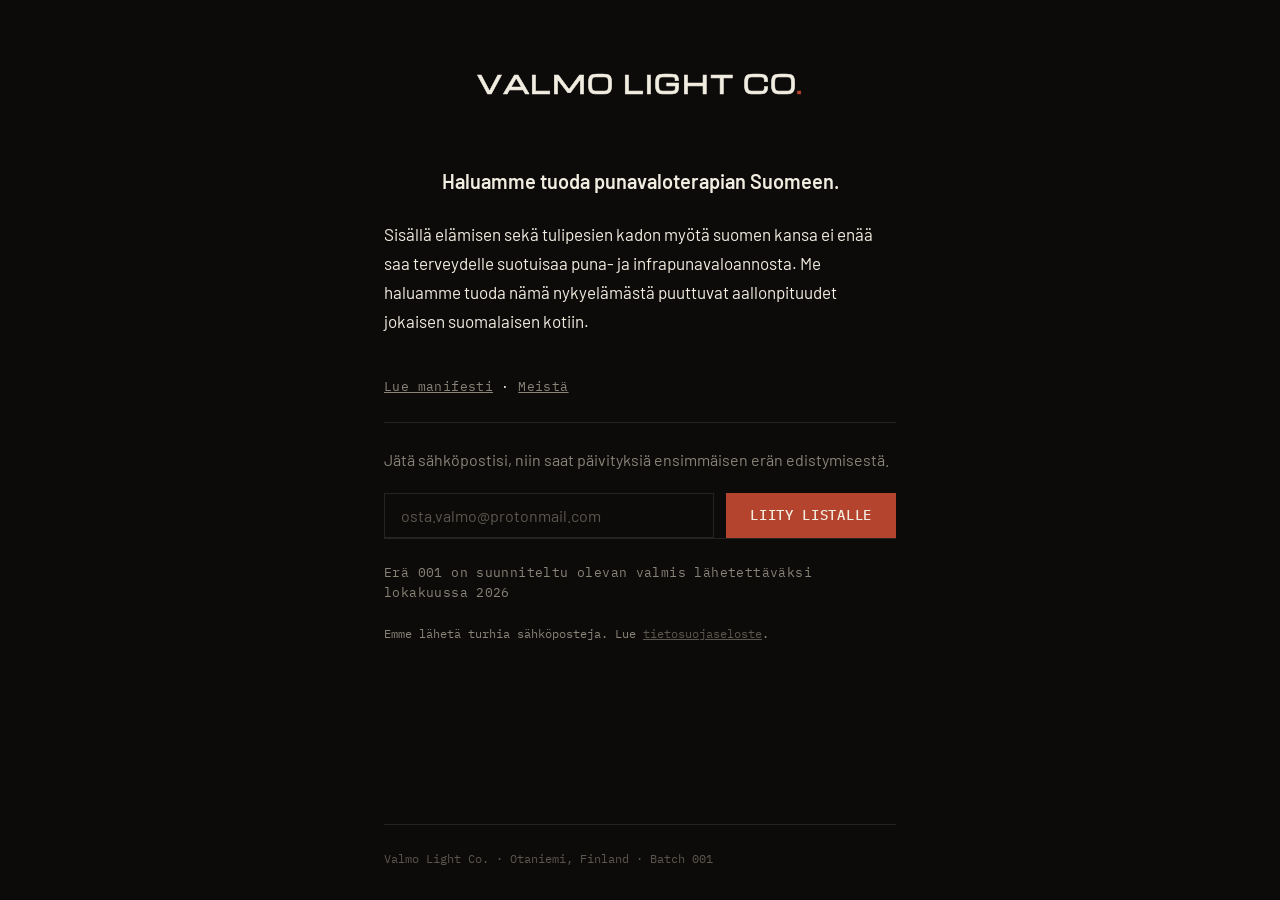
<file: index.html>
<!DOCTYPE html>
<html lang="fi">
<head>
  <meta charset="utf-8">
  <meta name="viewport" content="width=device-width, initial-scale=1">
  <title>Valmo Light Co.</title>
  <meta name="description" content="Valmo Light Co. — valaisimia ja valohoitolaitteita, jotka tuovat auringon mitattavat ominaisuudet sisälle.">

  <link rel="preconnect" href="https://fonts.googleapis.com">
  <link rel="preconnect" href="https://fonts.gstatic.com" crossorigin>
  <link href="https://fonts.googleapis.com/css2?family=Michroma&family=IBM+Plex+Mono:wght@400;500&family=Barlow:wght@400;500;600&display=swap" rel="stylesheet">

  <link rel="stylesheet" href="./style.css">
</head>
<body>
  <header class="lockup">
    <!-- Emblem slot: Brocken spectre SVG (rough silhouette, precise glory rings) arrives later. Do not improvise a placeholder graphic here. -->
    <h1 class="lockup__full">Valmo Light Co<span class="red">.</span></h1>
  </header>

  <main>
    <p class="tagline">Haluamme tuoda punavaloterapian Suomeen.</p>

    <section class="creed">
      <p>
        Sisällä elämisen sekä tulipesien kadon myötä suomen kansa ei enää saa
        terveydelle suotuisaa puna- ja infrapunavaloannosta. Me haluamme tuoda
        nämä nykyelämästä puuttuvat aallonpituudet jokaisen suomalaisen kotiin.
      </p>
      <p class="manifesto-link"><a href="./manifesto.html">Lue manifesti</a> · <a href="./meista.html">Meistä</a></p>
    </section>

    <section class="waitlist">
      <p>Jätä sähköpostisi, niin saat päivityksiä ensimmäisen erän edistymisestä.</p>

      <form class="waitlist__form" method="post" target="ml-response" id="waitlist-form"
            action="https://assets.mailerlite.com/jsonp/2534885/forms/194073840324708017/subscribe">
        <label for="email" class="visually-hidden">Sähköposti</label>
        <input type="email" id="email" name="fields[email]" placeholder="osta.valmo@protonmail.com" required autocomplete="email">
        <input type="hidden" name="ml-submit" value="1">
        <input type="hidden" name="anticsrf" value="true">
        <button type="submit">Liity listalle</button>
      </form>

      <p class="spec-tease">Erä 001 on suunniteltu olevan valmis lähetettäväksi lokakuussa 2026</p>

      <p class="consent" id="waitlist-consent">Emme lähetä turhia sähköposteja. Lue <a href="./tietosuoja.html">tietosuojaseloste</a>.</p>

      <p class="waitlist__success" id="waitlist-success" hidden>Olet nyt listallamme.</p>

      <!-- Hidden target so the MailerLite POST doesn't navigate the page away. -->
      <iframe name="ml-response" id="ml-response" title="Liittymisen vahvistus" hidden></iframe>
    </section>

    <script>
      (function () {
        var form = document.getElementById('waitlist-form');
        var consent = document.getElementById('waitlist-consent');
        var success = document.getElementById('waitlist-success');
        var frame = document.getElementById('ml-response');
        var submitted = false;

        form.addEventListener('submit', function () {
          submitted = true;
        });

        frame.addEventListener('load', function () {
          if (!submitted) return;
          form.hidden = true;
          consent.hidden = true;
          success.hidden = false;
        });
      })();
    </script>
  </main>

  <footer class="site-footer">
    <span>Valmo Light Co. · Otaniemi, Finland · Batch 001</span>
  </footer>
</body>
</html>
</file>
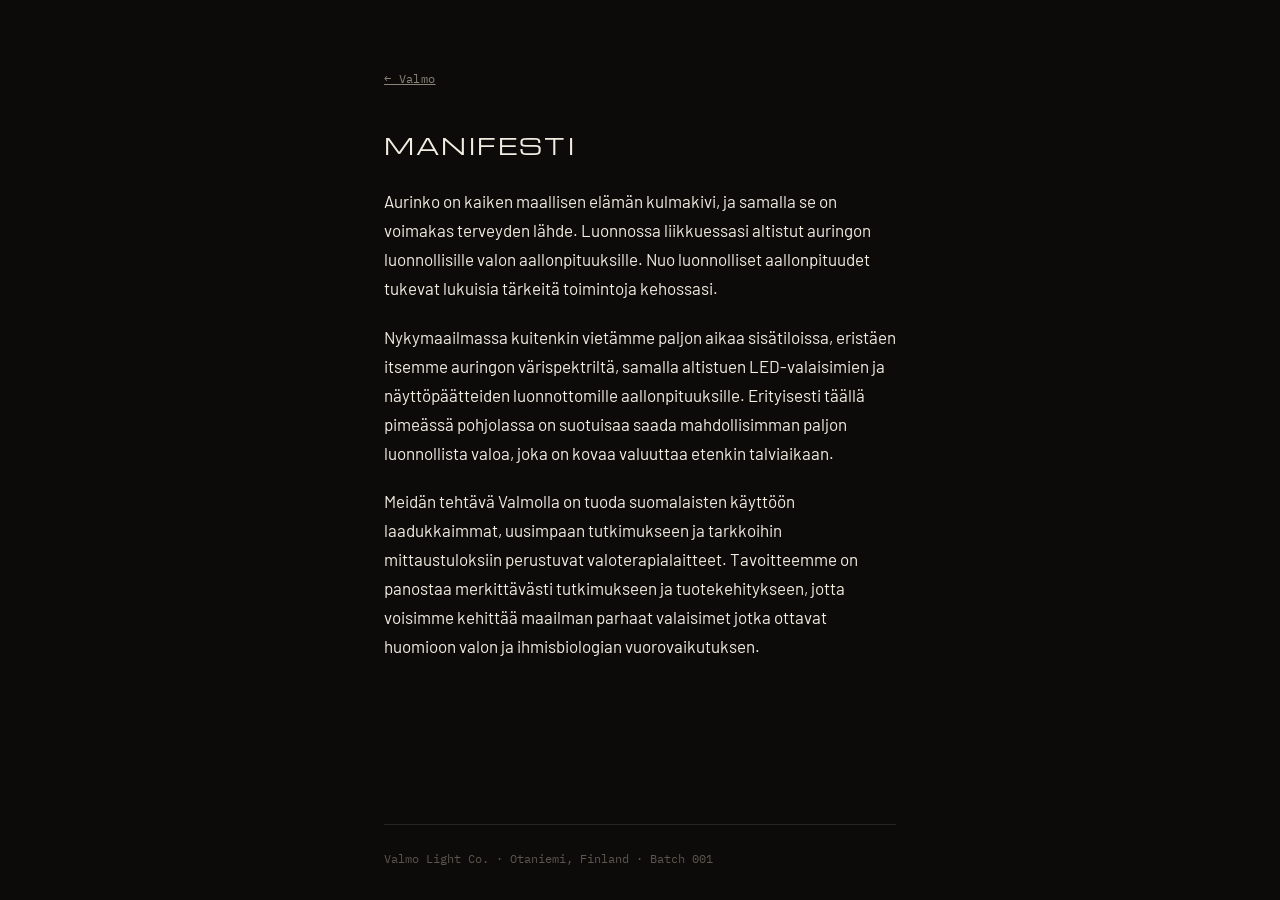
<file: manifesto.html>
<!DOCTYPE html>
<html lang="fi">
<head>
  <meta charset="utf-8">
  <meta name="viewport" content="width=device-width, initial-scale=1">
  <title>Manifesti — Valmo Light Co.</title>
  <meta name="description" content="Valmo Light Co. — manifesti.">

  <link rel="preconnect" href="https://fonts.googleapis.com">
  <link rel="preconnect" href="https://fonts.gstatic.com" crossorigin>
  <link href="https://fonts.googleapis.com/css2?family=Michroma&family=IBM+Plex+Mono:wght@400;500&family=Barlow:wght@400;500;600&display=swap" rel="stylesheet">

  <link rel="stylesheet" href="./style.css">
</head>
<body>
  <main class="page">
    <a class="back-link" href="./index.html">&larr; Valmo</a>

    <h1>Manifesti</h1>

    <p>
      Aurinko on kaiken maallisen elämän kulmakivi, ja samalla se on voimakas terveyden
      lähde. Luonnossa liikkuessasi altistut auringon luonnollisille valon aallonpituuksille. Nuo luonnolliset aallonpituudet tukevat lukuisia tärkeitä
      toimintoja kehossasi.
    </p>
    <p>
      Nykymaailmassa kuitenkin vietämme paljon aikaa sisätiloissa, eristäen itsemme
      auringon värispektriltä, samalla altistuen LED-valaisimien ja näyttöpäätteiden
      luonnottomille aallonpituuksille. Erityisesti täällä pimeässä pohjolassa on suotuisaa
      saada mahdollisimman paljon luonnollista valoa, joka on kovaa valuuttaa etenkin
      talviaikaan.
    </p>
    <p>
      Meidän tehtävä Valmolla on tuoda suomalaisten käyttöön laadukkaimmat, uusimpaan
      tutkimukseen ja tarkkoihin mittaustuloksiin perustuvat valoterapialaitteet.
      Tavoitteemme on panostaa merkittävästi tutkimukseen ja tuotekehitykseen, jotta
      voisimme kehittää maailman parhaat valaisimet jotka ottavat huomioon valon ja
      ihmisbiologian vuorovaikutuksen.
    </p>
  </main>

  <footer class="site-footer">
    <span>Valmo Light Co. · Otaniemi, Finland · Batch 001</span>
  </footer>
</body>
</html>
</file>
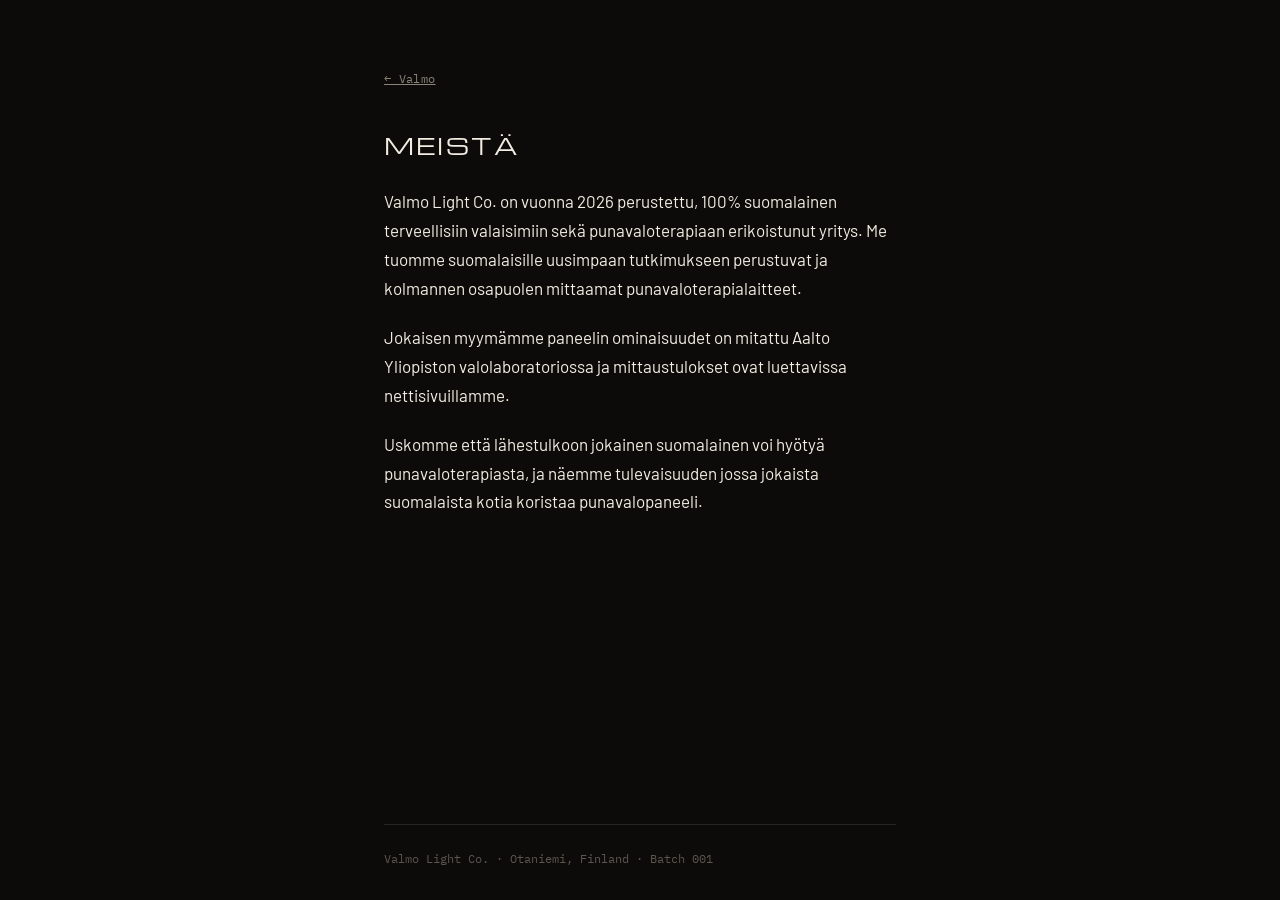
<file: meista.html>
<!DOCTYPE html>
<html lang="fi">
<head>
  <meta charset="utf-8">
  <meta name="viewport" content="width=device-width, initial-scale=1">
  <title>Meistä — Valmo Light Co.</title>
  <meta name="description" content="Valmo Light Co. — meistä.">

  <link rel="preconnect" href="https://fonts.googleapis.com">
  <link rel="preconnect" href="https://fonts.gstatic.com" crossorigin>
  <link href="https://fonts.googleapis.com/css2?family=Michroma&family=IBM+Plex+Mono:wght@400;500&family=Barlow:wght@400;500;600&display=swap" rel="stylesheet">

  <link rel="stylesheet" href="./style.css">
</head>
<body>
  <main class="page">
    <a class="back-link" href="./index.html">&larr; Valmo</a>

    <h1>Meistä</h1>

    <p>
      Valmo Light Co. on vuonna 2026 perustettu, 100% suomalainen terveellisiin
      valaisimiin sekä punavaloterapiaan erikoistunut yritys. Me tuomme
      suomalaisille uusimpaan tutkimukseen perustuvat ja kolmannen osapuolen
      mittaamat punavaloterapialaitteet.
    </p>
    <p>
      Jokaisen myymämme paneelin ominaisuudet on mitattu Aalto Yliopiston
      valolaboratoriossa ja mittaustulokset ovat luettavissa nettisivuillamme.
    </p>
    <p>
      Uskomme että lähestulkoon jokainen suomalainen voi hyötyä punavaloterapiasta,
      ja näemme tulevaisuuden jossa jokaista suomalaista kotia koristaa
      punavalopaneeli.
    </p>
  </main>

  <footer class="site-footer">
    <span>Valmo Light Co. · Otaniemi, Finland · Batch 001</span>
  </footer>
</body>
</html>
</file>
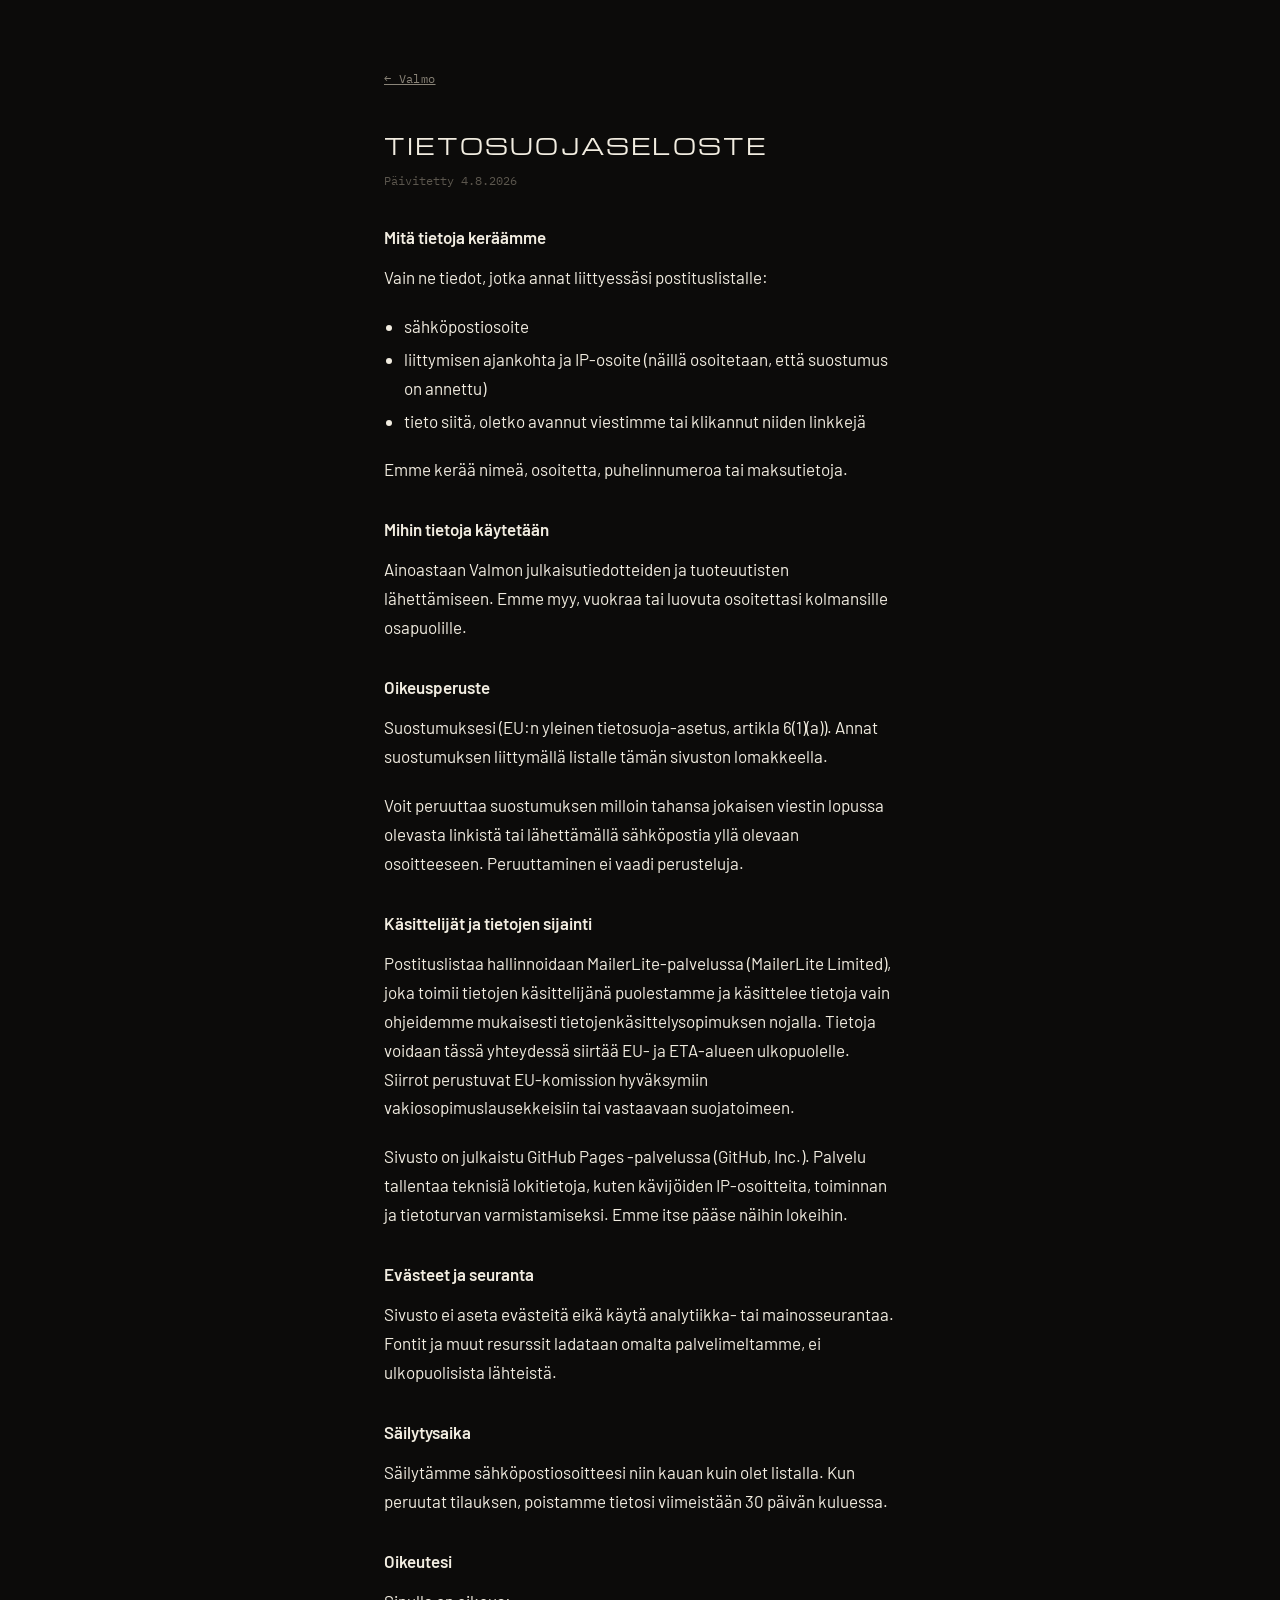
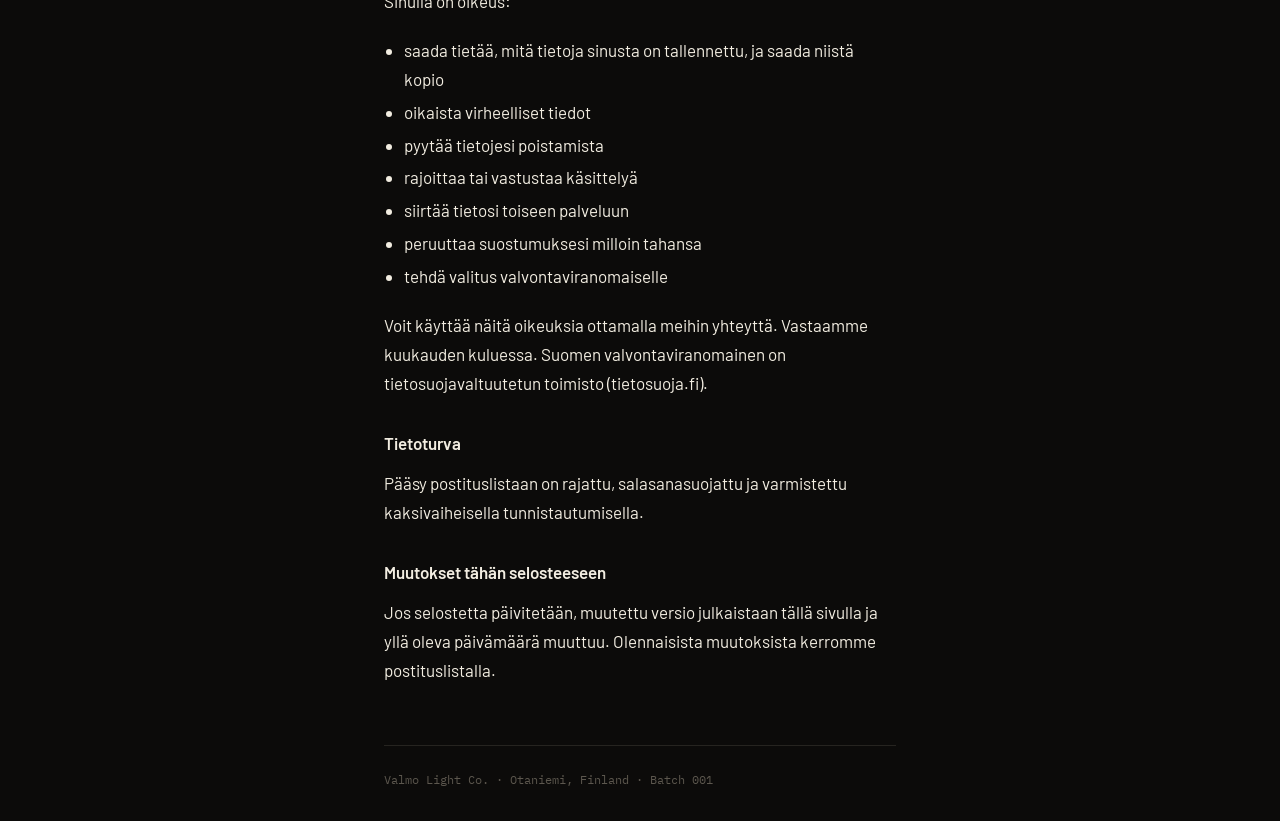
<file: tietosuoja.html>
<!DOCTYPE html>
<html lang="fi">
<head>
  <meta charset="utf-8">
  <meta name="viewport" content="width=device-width, initial-scale=1">
  <title>Tietosuoja — Valmo Light Co.</title>
  <meta name="description" content="Valmo Light Co. — tietosuojaseloste.">

  <link rel="preconnect" href="https://fonts.googleapis.com">
  <link rel="preconnect" href="https://fonts.gstatic.com" crossorigin>
  <link href="https://fonts.googleapis.com/css2?family=Michroma&family=IBM+Plex+Mono:wght@400;500&family=Barlow:wght@400;500;600&display=swap" rel="stylesheet">

  <link rel="stylesheet" href="./style.css">
</head>
<body>
  <main class="page">
    <a class="back-link" href="./index.html">&larr; Valmo</a>

    <h1>Tietosuojaseloste</h1>
    <p class="meta">Päivitetty 4.8.2026</p>

    <h2>Mitä tietoja keräämme</h2>
    <p>Vain ne tiedot, jotka annat liittyessäsi postituslistalle:</p>
    <ul>
      <li>sähköpostiosoite</li>
      <li>liittymisen ajankohta ja IP-osoite (näillä osoitetaan, että suostumus on annettu)</li>
      <li>tieto siitä, oletko avannut viestimme tai klikannut niiden linkkejä</li>
    </ul>
    <p>Emme kerää nimeä, osoitetta, puhelinnumeroa tai maksutietoja.</p>

    <h2>Mihin tietoja käytetään</h2>
    <p>
      Ainoastaan Valmon julkaisutiedotteiden ja tuoteuutisten lähettämiseen. Emme myy,
      vuokraa tai luovuta osoitettasi kolmansille osapuolille.
    </p>

    <h2>Oikeusperuste</h2>
    <p>
      Suostumuksesi (EU:n yleinen tietosuoja-asetus, artikla 6(1)(a)). Annat suostumuksen
      liittymällä listalle tämän sivuston lomakkeella.
    </p>
    <p>
      Voit peruuttaa suostumuksen milloin tahansa jokaisen viestin lopussa olevasta
      linkistä tai lähettämällä sähköpostia yllä olevaan osoitteeseen. Peruuttaminen ei
      vaadi perusteluja.
    </p>

    <h2>Käsittelijät ja tietojen sijainti</h2>
    <p>
      Postituslistaa hallinnoidaan MailerLite-palvelussa (MailerLite Limited), joka toimii
      tietojen käsittelijänä puolestamme ja käsittelee tietoja vain ohjeidemme mukaisesti
      tietojenkäsittelysopimuksen nojalla. Tietoja voidaan tässä yhteydessä siirtää EU- ja
      ETA-alueen ulkopuolelle. Siirrot perustuvat EU-komission hyväksymiin
      vakiosopimuslausekkeisiin tai vastaavaan suojatoimeen.
    </p>
    <p>
      Sivusto on julkaistu GitHub Pages -palvelussa (GitHub, Inc.). Palvelu tallentaa
      teknisiä lokitietoja, kuten kävijöiden IP-osoitteita, toiminnan ja tietoturvan
      varmistamiseksi. Emme itse pääse näihin lokeihin.
    </p>

    <h2>Evästeet ja seuranta</h2>
    <p>
      Sivusto ei aseta evästeitä eikä käytä analytiikka- tai mainosseurantaa. Fontit ja
      muut resurssit ladataan omalta palvelimeltamme, ei ulkopuolisista lähteistä.
    </p>

    <h2>Säilytysaika</h2>
    <p>
      Säilytämme sähköpostiosoitteesi niin kauan kuin olet listalla. Kun peruutat
      tilauksen, poistamme tietosi viimeistään 30 päivän kuluessa.
    </p>

    <h2>Oikeutesi</h2>
    <p>Sinulla on oikeus:</p>
    <ul>
      <li>saada tietää, mitä tietoja sinusta on tallennettu, ja saada niistä kopio</li>
      <li>oikaista virheelliset tiedot</li>
      <li>pyytää tietojesi poistamista</li>
      <li>rajoittaa tai vastustaa käsittelyä</li>
      <li>siirtää tietosi toiseen palveluun</li>
      <li>peruuttaa suostumuksesi milloin tahansa</li>
      <li>tehdä valitus valvontaviranomaiselle</li>
    </ul>
    <p>
      Voit käyttää näitä oikeuksia ottamalla meihin yhteyttä. Vastaamme kuukauden
      kuluessa. Suomen valvontaviranomainen on tietosuojavaltuutetun toimisto (tietosuoja.fi).
    </p>

    <h2>Tietoturva</h2>
    <p>
      Pääsy postituslistaan on rajattu, salasanasuojattu ja varmistettu kaksivaiheisella
      tunnistautumisella.
    </p>

    <h2>Muutokset tähän selosteeseen</h2>
    <p>
      Jos selostetta päivitetään, muutettu versio julkaistaan tällä sivulla ja yllä oleva
      päivämäärä muuttuu. Olennaisista muutoksista kerromme postituslistalla.
    </p>
  </main>

  <footer class="site-footer">
    <span>Valmo Light Co. · Otaniemi, Finland · Batch 001</span>
  </footer>
</body>
</html>
</file>
<file: style.css>
:root {
  --black: #0c0b0a;   /* page background — near-black, warm */
  --ink:   #f2ede1;   /* primary text — warm white, never #fff */
  --dim:   #8a8478;   /* secondary text */
  --faint: #5c574e;   /* tertiary, captions */
  --rule:  #262420;   /* hairline borders */
  --red:   #b5442f;   /* 660 nm accent — the ONLY non-neutral on the site */
  --font-display: 'Michroma', sans-serif;      /* wordmark, headings, model names */
  --font-mono: 'IBM Plex Mono', monospace;     /* data, serials, spec lines, footer */
  --font-prose: 'Barlow', sans-serif;          /* body copy */
}

* {
  box-sizing: border-box;
}

html {
  background: var(--black);
}

body {
  margin: 0;
  padding: 0 1.25rem;
  background: var(--black);
  color: var(--ink);
  font-family: var(--font-prose);
  font-weight: 400;
  font-size: 16px;
  line-height: 1.6;
  display: flex;
  flex-direction: column;
  min-height: 100vh;
}

a {
  color: var(--ink);
}

a:focus-visible,
input:focus-visible,
button:focus-visible {
  outline: 2px solid var(--red);
  outline-offset: 3px;
}

.visually-hidden {
  position: absolute;
  width: 1px;
  height: 1px;
  overflow: hidden;
  clip: rect(0 0 0 0);
  white-space: nowrap;
}

.red {
  color: var(--red);
}

/* Lockup */

.lockup {
  padding: 4rem 0 2.5rem;
  text-align: center;
}

.lockup__full {
  margin: 0;
  font-family: var(--font-display);
  font-weight: bold;
  -webkit-text-stroke: 0.6px currentColor;
  text-transform: uppercase;
  font-size: 1.5rem;
  letter-spacing: 0.08em;
  color: var(--ink);
}

/* Main content */

main {
  flex: 1;
  max-width: 32rem;
  margin: 0 auto;
  width: 100%;
}

.tagline {
  margin: 0;
  padding-top: 1.5rem;
  font-family: var(--font-prose);
  font-weight: 600;
  font-size: 1.25rem;
  line-height: 1.5;
  text-align: center;
}

.creed {
  padding: 1.5rem 0;
}

.creed p {
  margin: 0;
  font-size: 1.0625rem;
  line-height: 1.7;
}

.creed p.manifesto-link {
  font-family: var(--font-mono);
  font-size: 0.8125rem;
  letter-spacing: 0.03em;
  margin: 2.5rem 0 0;
}

.manifesto-link a {
  color: var(--dim);
}

.manifesto-link a:hover,
.manifesto-link a:focus-visible {
  color: var(--ink);
}

.spec-tease {
  font-family: var(--font-mono);
  font-size: 0.8125rem;
  letter-spacing: 0.03em;
  color: var(--dim);
  margin: 2rem 0;
  padding-top: 1.5rem;
  border-top: 1px solid var(--rule);
}

/* Waitlist */

.waitlist {
  padding: 1.5rem 0 2.5rem;
  border-top: 1px solid var(--rule);
}

.waitlist h2 {
  font-family: var(--font-prose);
  font-weight: 400;
  font-size: 1.125rem;
  margin: 0 0 0.75rem;
}

.waitlist > p {
  margin: 0 0 1.25rem;
  color: var(--dim);
}

.waitlist__form {
  display: flex;
  gap: 0.75rem;
  flex-wrap: wrap;
}

.waitlist__form input {
  flex: 1 1 14rem;
  background: transparent;
  border: 1px solid var(--rule);
  color: var(--ink);
  font-family: var(--font-prose);
  font-size: 1rem;
  padding: 0.75rem 1rem;
}

.waitlist__form input::placeholder {
  color: var(--faint);
}

.waitlist__form button {
  background: var(--red);
  color: var(--ink);
  border: none;
  font-family: var(--font-mono);
  font-weight: 500;
  text-transform: uppercase;
  letter-spacing: 0.05em;
  font-size: 0.875rem;
  padding: 0.75rem 1.5rem;
  cursor: pointer;
}

.consent {
  font-family: var(--font-mono);
  font-size: 0.75rem;
  color: var(--faint);
  margin: 1rem 0 0;
}

.consent a {
  color: var(--faint);
}

.waitlist__success {
  font-family: var(--font-mono);
  font-size: 0.875rem;
  color: var(--ink);
  margin: 1rem 0 0;
  padding: 0.75rem 1rem;
  border: 1px solid var(--rule);
}

/* Manifesto page */

.page {
  flex: 1;
  max-width: 32rem;
  margin: 0 auto;
  width: 100%;
  padding: 4rem 0 2.5rem;
}

.back-link {
  display: inline-block;
  font-family: var(--font-mono);
  font-size: 0.75rem;
  letter-spacing: 0.03em;
  color: var(--dim);
  margin-bottom: 2.5rem;
}

.back-link:hover,
.back-link:focus-visible {
  color: var(--ink);
}

.page h1 {
  font-family: var(--font-display);
  font-weight: 400;
  text-transform: uppercase;
  font-size: 1.375rem;
  letter-spacing: 0.1em;
  margin: 0 0 1.5rem;
}

.page p {
  margin: 0 0 1.25rem;
  font-size: 1.0625rem;
  line-height: 1.7;
}

.page .meta {
  font-family: var(--font-mono);
  font-size: 0.75rem;
  color: var(--faint);
  margin: -1rem 0 2rem;
}

.page h2 {
  font-family: var(--font-prose);
  font-weight: 600;
  font-size: 1.0625rem;
  margin: 2rem 0 0.75rem;
}

.page ul {
  margin: 0 0 1.25rem;
  padding-left: 1.25rem;
  font-size: 1.0625rem;
  line-height: 1.7;
}

.page li {
  margin: 0 0 0.25rem;
}

/* Footer */

.site-footer {
  display: flex;
  justify-content: space-between;
  gap: 1rem;
  flex-wrap: wrap;
  max-width: 32rem;
  margin: 0 auto;
  width: 100%;
  padding: 1.5rem 0 2rem;
  border-top: 1px solid var(--rule);
  font-family: var(--font-mono);
  font-size: 0.75rem;
  color: var(--faint);
}
</file>
